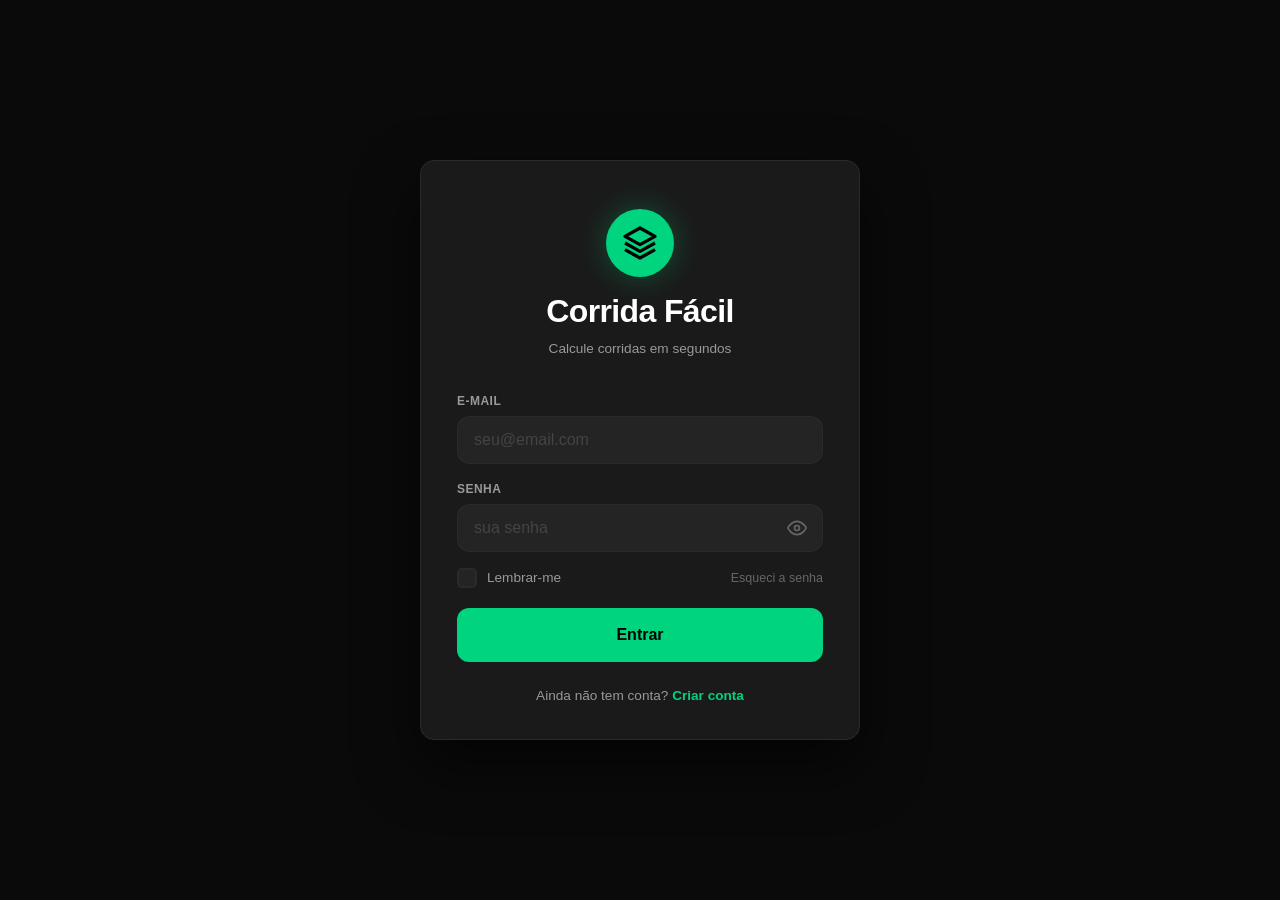
<file: index.html>
<!DOCTYPE html>
<html lang="pt-BR">
<head>
  <meta charset="UTF-8" />
  <meta name="viewport" content="width=device-width, initial-scale=1.0" />
  <title>Corrida Fácil — Login</title>
  <link rel="stylesheet" href="style.css" />
  <link rel="manifest" href="manifest.json" />
  <meta name="theme-color" content="#00d47e" />
  <meta name="apple-mobile-web-app-capable" content="yes" />
  <meta name="apple-mobile-web-app-status-bar-style" content="black-translucent" />
  <meta name="apple-mobile-web-app-title" content="Corrida Fácil" />
  <link rel="apple-touch-icon" href="icons/icon-192x192.png" />
</head>
<body>
  <div class="container">
    <div class="login-card">

      <!-- LOGO -->
      <div class="logo-area">
        <div class="logo-icon">
          <svg width="40" height="40" viewBox="0 0 24 24" fill="none">
            <path d="M3 8L12 3L21 8L12 13L3 8Z" stroke="#000" stroke-width="2" stroke-linejoin="round"/>
            <path d="M3 16L12 21L21 16" stroke="#000" stroke-width="2" stroke-linejoin="round"/>
            <path d="M3 12L12 17L21 12" stroke="#000" stroke-width="2" stroke-linejoin="round"/>
          </svg>
        </div>
        <h1>Corrida Fácil</h1>
        <p class="subtitle">Calcule corridas em segundos</p>
      </div>

      <!-- === LOGIN === -->
      <form id="loginForm" novalidate>
        <div class="field-group">
          <label for="email">E-mail</label>
          <input type="email" id="email" placeholder="seu@email.com" autocomplete="email" required />
        </div>
        <div class="field-group">
          <label for="senha">Senha</label>
          <div class="password-wrapper">
            <input type="password" id="senha" placeholder="sua senha" autocomplete="current-password" required />
            <button type="button" id="toggleLoginEye" class="toggle-senha" aria-label="Mostrar senha" tabindex="-1">
              <svg width="20" height="20" viewBox="0 0 24 24" fill="none" stroke="currentColor" stroke-width="2" stroke-linecap="round">
                <path d="M1 12s4-8 11-8 11 8 11 8-4 8-11 8-11-8-11-8z"/>
                <circle cx="12" cy="12" r="3"/>
              </svg>
            </button>
          </div>
        </div>
        <div class="field-row">
          <label class="checkbox-label">
            <input type="checkbox" id="lembrar" />
            <span class="checkmark"></span>
            Lembrar-me
          </label>
          <a href="#" class="link-esqueci">Esqueci a senha</a>
        </div>
        <button type="submit" class="btn-primario" id="btnEntrar">
          <span class="btn-texto">Entrar</span>
          <span class="btn-spinner" style="display:none;"></span>
        </button>
        <p class="erro-msg" id="erroMsg" role="alert"></p>
      </form>

      <!-- === REGISTRO === -->
      <form id="registerForm" novalidate style="display:none;">
        <div class="register-title">
          <h2>Criar conta</h2>
          <p>Preencha os dados para se cadastrar.</p>
        </div>
        <div class="field-group">
          <label for="regNome">Nome completo</label>
          <input type="text" id="regNome" placeholder="Seu nome completo" required />
        </div>
        <div class="field-group">
          <label for="regEmail">E-mail</label>
          <input type="email" id="regEmail" placeholder="seu@email.com" required />
        </div>
        <div class="field-group">
          <label for="regSenha">Senha</label>
          <div class="password-wrapper">
            <input type="password" id="regSenha" placeholder="mínimo 4 caracteres" required />
            <button type="button" id="toggleRegEye" class="toggle-senha" aria-label="Mostrar senha" tabindex="-1">
              <svg width="20" height="20" viewBox="0 0 24 24" fill="none" stroke="currentColor" stroke-width="2" stroke-linecap="round">
                <path d="M1 12s4-8 11-8 11 8 11 8-4 8-11 8-11-8-11-8z"/>
                <circle cx="12" cy="12" r="3"/>
              </svg>
            </button>
          </div>
        </div>
        <div class="field-group">
          <label for="regConfirma">Confirmar senha</label>
          <input type="password" id="regConfirma" placeholder="repita a senha" required />
        </div>
        <button type="submit" class="btn-primario" id="btnRegistrar">
          <span class="btn-texto">Criar conta</span>
          <span class="btn-spinner" style="display:none;"></span>
        </button>
        <p class="erro-msg" id="regErroMsg" role="alert"></p>
        <p class="sucesso-msg" id="regSucessoMsg" style="display:none;" role="alert"></p>
      </form>

      <!-- FOOTER -->
      <p class="footer-link" id="loginFooter">
        Ainda não tem conta? <a href="#" id="linkCriarConta">Criar conta</a>
      </p>
      <p class="footer-link" id="registerFooter" style="display:none;">
        Já tem conta? <a href="#" id="linkFazerLogin">Fazer login</a>
      </p>

    </div>
  </div>

  <script src="app.js"></script>
  <script>
    (function () {
      var app = CalcUberApp;

      // === LOGIN ===
      var loginForm     = document.getElementById('loginForm');
      var inpEmail      = document.getElementById('email');
      var inpSenha      = document.getElementById('senha');
      var chkLembrar    = document.getElementById('lembrar');
      var erroMsg       = document.getElementById('erroMsg');
      var btnEntrar     = document.getElementById('btnEntrar');
      var btnTextLogin  = btnEntrar.querySelector('.btn-texto');
      var btnSpinLogin  = btnEntrar.querySelector('.btn-spinner');
      var eyeLogin      = document.getElementById('toggleLoginEye');

      // === REGISTRO ===
      var registerForm  = document.getElementById('registerForm');
      var inpNome       = document.getElementById('regNome');
      var inpRegEmail   = document.getElementById('regEmail');
      var inpRegSenha   = document.getElementById('regSenha');
      var inpConfirma   = document.getElementById('regConfirma');
      var regErroMsg    = document.getElementById('regErroMsg');
      var regSucessoMsg = document.getElementById('regSucessoMsg');
      var btnRegistrar  = document.getElementById('btnRegistrar');
      var btnTextReg    = btnRegistrar.querySelector('.btn-texto');
      var btnSpinReg    = btnRegistrar.querySelector('.btn-spinner');
      var eyeReg        = document.getElementById('toggleRegEye');

      var loginFooter    = document.getElementById('loginFooter');
      var registerFooter = document.getElementById('registerFooter');

      // === LEMBRAR-ME ===
      (function () {
        var saved = localStorage.getItem(app.CONFIG.STORAGE_EMAIL);
        var check = localStorage.getItem(app.CONFIG.STORAGE_LEMBRAR);
        if (saved) { inpEmail.value = saved; chkLembrar.checked = check === 'true'; }
      })();

      function salvarLembrar(email) {
        if (chkLembrar.checked) {
          localStorage.setItem(app.CONFIG.STORAGE_EMAIL, email);
          localStorage.setItem(app.CONFIG.STORAGE_LEMBRAR, 'true');
        } else {
          localStorage.removeItem(app.CONFIG.STORAGE_EMAIL);
          localStorage.removeItem(app.CONFIG.STORAGE_LEMBRAR);
        }
      }

      // === TOGGLE ===
      function limparMsgs() {
        app.Ui.limparErro(erroMsg);
        app.Ui.limparErro(regErroMsg);
        regSucessoMsg.style.display = 'none';
      }

      function mostrarLogin() {
        loginForm.style.display     = 'flex';
        registerForm.style.display  = 'none';
        loginFooter.style.display   = 'block';
        registerFooter.style.display = 'none';
        limparMsgs();
      }

      function mostrarRegistro() {
        loginForm.style.display     = 'none';
        registerForm.style.display  = 'flex';
        loginFooter.style.display   = 'none';
        registerFooter.style.display = 'block';
        limparMsgs();
      }

      document.getElementById('linkCriarConta').addEventListener('click', function (e) {
        e.preventDefault();
        mostrarRegistro();
      });

      document.getElementById('linkFazerLogin').addEventListener('click', function (e) {
        e.preventDefault();
        mostrarLogin();
      });

      // === OLHO (mostrar/ocultar senha) ===
      function toggleSenha(input, btn) {
        var t = input.getAttribute('type') === 'password' ? 'text' : 'password';
        input.setAttribute('type', t);
        btn.classList.toggle('visible');
      }

      eyeLogin.addEventListener('click', function () { toggleSenha(inpSenha, eyeLogin); });
      eyeReg.addEventListener('click', function () { toggleSenha(inpRegSenha, eyeReg); });

      // === SUBMIT LOGIN ===
      loginForm.addEventListener('submit', function (e) {
        e.preventDefault();
        app.Ui.limparErro(erroMsg);
        var email = inpEmail.value.trim();
        var senha = inpSenha.value;
        if (!email) { app.Ui.exibirErro(erroMsg, 'Informe seu e-mail.'); inpEmail.focus(); return; }
        if (!senha) { app.Ui.exibirErro(erroMsg, 'Informe sua senha.'); inpSenha.focus(); return; }
        app.Ui.setLoading(btnEntrar, true, { textEl: btnTextLogin, spinnerEl: btnSpinLogin });
        app.Auth.login(email, senha, function (erro) {
          app.Ui.setLoading(btnEntrar, false, { textEl: btnTextLogin, spinnerEl: btnSpinLogin });
          if (erro) { app.Ui.exibirErro(erroMsg, erro.message); return; }
          salvarLembrar(email);
          window.location.href = app.CONFIG.DASHBOARD_URL;
        });
      });

      inpSenha.addEventListener('keydown', function (e) {
        if (e.key === 'Enter') loginForm.dispatchEvent(new Event('submit'));
      });

      // === SUBMIT REGISTRO ===
      registerForm.addEventListener('submit', function (e) {
        e.preventDefault();
        app.Ui.limparErro(regErroMsg);
        regSucessoMsg.style.display = 'none';
        var nome     = inpNome.value.trim();
        var email    = inpRegEmail.value.trim();
        var senha    = inpRegSenha.value;
        var confirma = inpConfirma.value;
        if (!nome)               { app.Ui.exibirErro(regErroMsg, 'Informe seu nome.');               inpNome.focus();    return; }
        if (!email)              { app.Ui.exibirErro(regErroMsg, 'Informe seu e-mail.');              inpRegEmail.focus(); return; }
        if (!senha)              { app.Ui.exibirErro(regErroMsg, 'Crie uma senha.');                  inpRegSenha.focus(); return; }
        if (senha.length < 4)    { app.Ui.exibirErro(regErroMsg, 'A senha deve ter ao menos 4 caracteres.'); inpRegSenha.focus(); return; }
        if (senha !== confirma)  { app.Ui.exibirErro(regErroMsg, 'As senhas não conferem.');          inpConfirma.focus(); return; }
        app.Ui.setLoading(btnRegistrar, true, { textEl: btnTextReg, spinnerEl: btnSpinReg });
        app.Api.registrar(nome, email, senha, function (erro) {
          app.Ui.setLoading(btnRegistrar, false, { textEl: btnTextReg, spinnerEl: btnSpinReg });
          if (erro) { app.Ui.exibirErro(regErroMsg, erro.message); return; }
          mostrarLogin();
          inpEmail.value = email;
          inpNome.value = inpRegEmail.value = inpRegSenha.value = inpConfirma.value = '';
          app.Ui.exibirErro(erroMsg, 'Conta criada com sucesso! Faça login.');
          erroMsg.style.color = 'var(--accent)';
          erroMsg.style.background = 'rgba(0,212,126,0.12)';
          erroMsg.style.borderColor = 'rgba(0,212,126,0.3)';
        });
      });

      // === SERVICE WORKER ===
      if ('serviceWorker' in navigator) {
        navigator.serviceWorker.register('sw.js').catch(function (e) {
          console.warn('SW registration failed:', e);
        });
      }
    })();
  </script>
</body>
</html>
</file>
<file: style.css>
/* ============================================================
   Corrida Fácil — style.css
   Tema escuro, inspirado no padrão Uber (black + #00d47e)
   Mobile-first, responsivo.
   ============================================================ */

*, *::before, *::after { margin:0; padding:0; box-sizing:border-box; }

:root {
  --bg:            #0a0a0a;
  --bg-card:       #1a1a1a;
  --bg-input:      #242424;
  --bg-input-focus:#2e2e2e;
  --bg-secondary:  #141414;
  --text:          #ffffff;
  --text-sec:      #999999;
  --text-muted:    #666666;
  --ph:            #444444;
  --accent:        #00d47e;
  --accent-hover:  #00b86b;
  --accent-glow:   rgba(0,212,126,0.3);
  --err-bg:        #2a1212;
  --err-text:      #ff5c5c;
  --err-border:    #3d1c1c;
  --border:        #2a2a2a;
  --radius:        14px;
  --input-r:       12px;
  --t:             0.25s cubic-bezier(0.4,0,0.2,1);
  --font:          -apple-system,BlinkMacSystemFont,'Segoe UI',Roboto,Oxygen,Ubuntu,Cantarell,sans-serif;
}

html { font-size:16px; -webkit-text-size-adjust:100%; }

body {
  font-family:var(--font);
  background:var(--bg);
  color:var(--text);
  min-height:100vh; min-height:100dvh;
  line-height:1.5;
}

/* ============================================================
   LOGIN
   ============================================================ */

body:not(.page-main) {
  display:flex; align-items:center; justify-content:center;
}

.container {
  width:100%; padding:16px;
  display:flex; align-items:center; justify-content:center;
  min-height:100vh; min-height:100dvh;
}

.login-card {
  background:var(--bg-card);
  border:1px solid var(--border);
  border-radius:var(--radius);
  padding:40px 28px 28px;
  width:100%; max-width:440px;
  box-shadow:0 25px 60px rgba(0,0,0,.6);
  animation:fadeUp .5s ease-out;
}

@keyframes fadeUp {
  from{opacity:0;transform:translateY(24px)}
  to{opacity:1;transform:translateY(0)}
}

.logo-area { text-align:center; margin-bottom:32px; }

.logo-icon {
  display:inline-flex; align-items:center; justify-content:center;
  width:60px; height:60px; border-radius:50%;
  background:var(--accent); margin-bottom:10px;
  box-shadow:0 0 30px var(--accent-glow);
}

.logo-area h1 { font-size:1.625rem; font-weight:700; letter-spacing:-.02em; }

.subtitle { font-size:.85rem; color:var(--text-sec); margin-top:4px; }

/* --- Form --- */

#loginForm, #registerForm, #calcForm { display:flex; flex-direction:column; gap:16px; }

.field-group { display:flex; flex-direction:column; gap:6px; }

.field-group label {
  font-size:.75rem; font-weight:600; color:var(--text-sec);
  text-transform:uppercase; letter-spacing:.04em;
}

.field-group input {
  width:100%; padding:14px 16px;
  background:var(--bg-input); border:1.5px solid var(--border);
  border-radius:var(--input-r); color:var(--text);
  font-size:1rem; font-family:inherit; outline:none;
  transition:border-color var(--t), box-shadow var(--t), background var(--t);
  -webkit-appearance:none;
}

.field-group input::placeholder { color:var(--ph); }

.field-group input:focus {
  border-color:var(--accent); background:var(--bg-input-focus);
  box-shadow:0 0 0 3px var(--accent-glow);
}

/* ---- Senha ---- */

.password-wrapper { position:relative; display:flex; align-items:center; }
.password-wrapper input { padding-right:46px; }

.toggle-senha {
  position:absolute; right:10px; top:50%; transform:translateY(-50%);
  background:none; border:none; color:var(--text-muted);
  cursor:pointer; padding:6px; border-radius:8px;
  display:flex; transition:color var(--t);
}
.toggle-senha:hover { color:var(--text-sec); background:rgba(255,255,255,.05); }
.toggle-senha.visible { color:var(--accent); }

/* ---- Lembrar-me ---- */

.field-row { display:flex; align-items:center; justify-content:space-between; flex-wrap:wrap; gap:8px; }

.checkbox-label {
  display:inline-flex; align-items:center; gap:10px;
  font-size:.85rem; color:var(--text-sec);
  cursor:pointer; user-select:none; position:relative;
}
.checkbox-label input { position:absolute; opacity:0; width:0; height:0; pointer-events:none; }

.checkmark {
  display:inline-flex; align-items:center; justify-content:center;
  width:20px; height:20px; border:2px solid var(--border);
  border-radius:5px; background:var(--bg-input);
  transition:all var(--t); flex-shrink:0;
}
.checkbox-label:hover .checkmark { border-color:var(--text-muted); }
.checkbox-label input:checked + .checkmark { background:var(--accent); border-color:var(--accent); }
.checkbox-label input:checked + .checkmark::after {
  content:''; display:block; width:5px; height:9px;
  border:solid #000; border-width:0 2px 2px 0; transform:rotate(45deg) translateY(-1px);
}

.link-esqueci { font-size:.78rem; color:var(--text-muted); text-decoration:none; transition:color var(--t); }
.link-esqueci:hover { color:var(--accent); }

/* ---- Botão primário ---- */

.btn-primario, .btn-calcular {
  position:relative; width:100%; padding:16px 24px;
  background:var(--accent); color:#000;
  font-size:1rem; font-weight:700; font-family:inherit;
  border:none; border-radius:var(--input-r); cursor:pointer;
  display:flex; align-items:center; justify-content:center;
  min-height:54px; margin-top:4px;
  transition:background var(--t), transform var(--t), box-shadow var(--t);
}
.btn-primario:hover:not(:disabled), .btn-calcular:hover:not(:disabled) {
  background:var(--accent-hover); transform:translateY(-1px);
  box-shadow:0 8px 24px var(--accent-glow);
}
.btn-primario:disabled, .btn-calcular:disabled { opacity:.5; cursor:not-allowed; }
.btn-primario.loading .btn-texto { display:none; }
.btn-primario.loading .btn-spinner { display:inline-block !important; }

.btn-spinner {
  width:22px; height:22px;
  border:3px solid rgba(0,0,0,.15);
  border-top-color:#000;
  border-radius:50%;
  animation:spin .7s linear infinite;
}
@keyframes spin { to{transform:rotate(360deg)} }

/* ---- Erro ---- */

.erro-msg {
  display:none; background:var(--err-bg); border:1px solid var(--err-border);
  border-radius:10px; padding:12px 16px; color:var(--err-text);
  font-size:.85rem; text-align:center; animation:shake .35s ease-out;
}
@keyframes shake {
  0%,100%{transform:translateX(0)}
  20%{transform:translateX(-6px)}
  40%{transform:translateX(6px)}
  60%{transform:translateX(-4px)}
  80%{transform:translateX(4px)}
}

/* ---- Título do registro ---- */

.register-title { text-align:center; margin-bottom:16px; }
.register-title h2 { font-size:1.25rem; font-weight:700; }
.register-title p { font-size:.8rem; color:var(--text-sec); margin-top:2px; }

/* ---- Mensagem de sucesso ---- */

.sucesso-msg {
  display:none; background:rgba(0,212,126,0.1); border:1px solid rgba(0,212,126,0.25);
  border-radius:10px; padding:12px 16px; color:var(--accent);
  font-size:.85rem; text-align:center; font-weight:600;
}

.footer-link { text-align:center; margin-top:24px; font-size:.85rem; color:var(--text-sec); }
.footer-link a { color:var(--accent); text-decoration:none; font-weight:600; transition:color var(--t); }
.footer-link a:hover { color:var(--accent-hover); text-decoration:underline; }

/* ============================================================
   TELA PRINCIPAL
   ============================================================ */

body.page-main {
  display:flex; flex-direction:column; align-items:stretch;
  min-height:100vh; min-height:100dvh; padding-top:64px;
}

/* ---- Topbar ---- */

.topbar {
  position:fixed; top:0; left:0; right:0; z-index:100;
  background:rgba(10,10,10,.93);
  backdrop-filter:blur(14px); -webkit-backdrop-filter:blur(14px);
  border-bottom:1px solid var(--border);
}

.topbar-inner {
  max-width:800px; margin:0 auto;
  padding:12px 20px;
  display:flex; align-items:center; justify-content:space-between;
}

.topbar-brand { display:flex; align-items:center; gap:10px; }
.brand-icon {
  width:34px; height:34px; border-radius:50%;
  background:var(--accent); color:#000;
  display:flex; align-items:center; justify-content:center;
}
.brand-name { font-size:1.125rem; font-weight:700; }

.topbar-right { display:flex; align-items:center; gap:12px; }

.topbar-user { font-size:.8rem; color:var(--text-sec); }

.btn-logout {
  display:flex; align-items:center; gap:6px;
  background:transparent; border:1.5px solid var(--border);
  border-radius:10px; padding:7px 14px;
  color:var(--text-sec); font-size:.8rem;
  font-family:inherit; font-weight:600; cursor:pointer;
  transition:all var(--t);
}
.btn-logout:hover { background:rgba(255,255,255,.06); color:var(--text); border-color:var(--text-muted); }

/* ---- Hero ---- */

.main-content { width:100%; max-width:800px; margin:0 auto; padding:24px 20px 60px; flex:1; }

.hero { text-align:center; margin-bottom:28px; }
.hero-title { font-size:1.5rem; font-weight:700; letter-spacing:-.02em; }
.hero-desc { font-size:.9rem; color:var(--text-sec); margin-top:4px; }

/* ---- Card ---- */

.card-form {
  background:var(--bg-card); border:1px solid var(--border);
  border-radius:var(--radius); padding:24px 20px 20px;
  box-shadow:0 20px 50px rgba(0,0,0,.5); animation:fadeUp .5s ease-out;
}

/* ---- Input com ícone ---- */

.input-icon-wrap { position:relative; display:flex; align-items:center; }

.input-icon-wrap .input-icon {
  position:absolute; left:14px; color:var(--text-muted);
  font-size:.9rem; pointer-events:none; z-index:1;
  transition:color var(--t);
}

.input-icon-wrap input {
  padding-left:42px; width:100%;
  padding:14px 16px 14px 42px;
  background:var(--bg-input); border:1.5px solid var(--border);
  border-radius:var(--input-r); color:var(--text);
  font-size:1rem; font-family:inherit; outline:none;
  transition:border-color var(--t), box-shadow var(--t), background var(--t);
  -webkit-appearance:none;
}
.input-icon-wrap input::placeholder { color:var(--ph); }
.input-icon-wrap input:focus {
  border-color:var(--accent); background:var(--bg-input-focus);
  box-shadow:0 0 0 3px var(--accent-glow);
}
.input-icon-wrap:focus-within .input-icon { color:var(--accent); }

.field-hint { font-size:.7rem; color:var(--text-muted); margin-top:2px; padding-left:2px; }

.field-row-split { display:grid; grid-template-columns:1fr 1fr; gap:12px; }

/* ---- Botão Calcular ---- */

.btn-calcular {
  background:linear-gradient(135deg,var(--accent),#00b86b);
  font-size:1.05rem; font-weight:800; letter-spacing:.02em;
  min-height:58px; text-transform:uppercase;
}
.btn-calcular:hover:not(:disabled) {
  background:linear-gradient(135deg,#00e88a,var(--accent-hover));
  transform:translateY(-2px);
  box-shadow:0 10px 30px var(--accent-glow);
}
.btn-calcular i { margin-right:8px; }

.btn-calcular.loading .btn-calcular-text { display:none; }
.btn-calcular.loading .btn-calcular-spinner { display:inline-flex !important; align-items:center; gap:8px; }

/* ============================================================
   RESULTADO
   ============================================================ */

.card-resultado {
  background:var(--bg-card); border:1px solid var(--border);
  border-radius:var(--radius); padding:24px 20px;
  box-shadow:0 20px 50px rgba(0,0,0,.5); animation:fadeUp .45s ease-out;
}

.resultado-header {
  display:flex; align-items:center; gap:10px;
  font-size:.95rem; font-weight:700; color:var(--accent); margin-bottom:18px;
}
.resultado-header i { font-size:1.25rem; }

/* ---- Rota visual ---- */

.resultado-rotas {
  display:flex; flex-direction:column; gap:4px;
  margin-bottom:18px; padding:12px 14px;
  background:var(--bg-secondary); border-radius:12px;
}

.rota-ponto { display:flex; align-items:center; gap:12px; }

.rota-marker {
  width:12px; height:12px; border-radius:50%; flex-shrink:0; border:3px solid;
}
.origem-marker { border-color:var(--accent); background:transparent; }
.destino-marker { background:var(--accent); border-color:var(--accent); }

.rota-linha { width:2px; height:22px; background:var(--text-muted); margin-left:5px; }

.rota-endereco { font-size:.85rem; color:var(--text); font-weight:500; word-break:break-word; line-height:1.3; }

/* ---- Grade ---- */

.resultado-grade { display:grid; grid-template-columns:1fr 1fr; gap:10px; margin-bottom:18px; }

.grade-item {
  background:var(--bg-secondary); border-radius:10px;
  padding:12px 14px; display:flex; flex-direction:column; gap:4px;
}
.grade-destaque { border:1px solid rgba(0,212,126,.12); }

.grade-label {
  font-size:.65rem; color:var(--text-muted);
  text-transform:uppercase; letter-spacing:.04em; font-weight:600;
}
.grade-valor { font-size:1rem; font-weight:700; color:var(--text); }
.grade-destaque .grade-valor { color:var(--accent); }

/* ---- Detalhes ---- */

.resultado-detalhes {
  background:var(--bg-secondary); border-radius:10px;
  padding:10px 14px; margin-bottom:18px;
}

.detalhe-linha {
  display:flex; align-items:center; justify-content:space-between;
  padding:7px 0;
}
.detalhe-linha + .detalhe-linha { border-top:1px solid var(--border); }

.detalhe-label { font-size:.78rem; color:var(--text-sec); }
.detalhe-valor { font-size:.85rem; color:var(--text); font-weight:600; }
.detalhe-subtotal .detalhe-label { font-size:.72rem; color:var(--text-muted); font-style:italic; }
.detalhe-subtotal .detalhe-valor { color:var(--text-sec); }

/* ---- Total ---- */

.resultado-total {
  display:flex; align-items:center; justify-content:space-between;
  padding:16px 0; border-top:1.5px solid var(--border);
  border-bottom:1.5px solid var(--border); margin-bottom:18px;
}

.total-label {
  display:flex; align-items:center; gap:8px;
  font-size:.9rem; color:var(--text-sec); font-weight:600;
}
.total-label i { color:var(--accent); }

.total-valor {
  font-size:1.6rem; font-weight:800;
  color:var(--accent); letter-spacing:-.01em;
}

/* ---- Mapa ---- */

.resultado-mapa { margin-bottom:18px; }

.mapa-wrapper {
  width:100%; border-radius:10px; overflow:hidden;
  border:1px solid var(--border); background:var(--bg-secondary);
}

.mapa-iframe { display:block; width:100%; height:180px; border:none; }

.mapa-aviso { text-align:center; font-size:.65rem; color:var(--text-muted); margin-top:5px; }

/* ---- Botões mapa + waze ---- */

.resultado-acoes { display:flex; flex-direction:column; gap:10px; margin-bottom:18px; }

.btn-rota {
  display:flex; align-items:center; gap:12px;
  padding:12px 16px; border-radius:var(--input-r);
  text-decoration:none; transition:all var(--t);
}
.btn-rota > .fa-external-link-alt { margin-left:auto; font-size:.75rem; opacity:.4; transition:opacity var(--t); }
.btn-rota:hover > .fa-external-link-alt { opacity:1; }

.btn-gmaps {
  background:#163126; border:1px solid #234a35; color:#fff;
}
.btn-gmaps i.fa-google { font-size:1.4rem; color:#4285f4; }
.btn-gmaps:hover { background:#1b3d2b; border-color:var(--accent); transform:translateY(-1px); box-shadow:0 6px 20px rgba(0,212,126,.12); }

.btn-waze {
  background:#152836; border:1px solid #1f3a4a; color:#fff;
}
.btn-waze i.fa-waze { font-size:1.4rem; color:#33ccff; }
.btn-waze:hover { background:#1a3040; border-color:#33ccff; transform:translateY(-1px); box-shadow:0 6px 20px rgba(51,204,255,.12); }

.btn-rota-texto { display:flex; flex-direction:column; gap:2px; }
.btn-rota-titulo { font-size:.9rem; font-weight:700; line-height:1.2; }
.btn-rota-sub { font-size:.72rem; color:var(--text-muted); }

/* ---- Nova corrida ---- */

.btn-nova {
  width:100%; padding:13px 20px;
  background:transparent; border:1.5px solid var(--border);
  border-radius:var(--input-r); color:var(--text-sec);
  font-size:.9rem; font-weight:600; font-family:inherit;
  cursor:pointer; transition:all var(--t);
  display:flex; align-items:center; justify-content:center; gap:8px;
}
.btn-nova:hover { background:rgba(255,255,255,.04); border-color:var(--text-muted); color:var(--text); }

/* ---- Footer ---- */

.rodape { text-align:center; padding:18px; font-size:.75rem; color:var(--text-muted); border-top:1px solid var(--border); }

/* ============================================================
   RESPONSIVO
   ============================================================ */

@media(min-width:480px) {
  .container { padding:24px; }
  .login-card { padding:48px 36px 32px; }
  .main-content { padding:32px 24px 80px; }
  .card-form { padding:28px 28px 24px; }
  .card-resultado { padding:28px; }
  .mapa-iframe { height:220px; }
  .hero-title { font-size:1.75rem; }
}

@media(min-width:768px) {
  body.page-main{ padding-top:72px; }
  .topbar-inner { padding:14px 32px; }
  .main-content { padding:40px 32px 100px; }
  .hero { margin-bottom:36px; }
  .hero-title { font-size:2rem; }
  .hero-desc { font-size:.95rem; }
  .card-form { padding:36px 36px 28px; }
  .card-resultado { padding:36px; }
  .input-icon-wrap input { padding:16px 18px 16px 46px; font-size:1.05rem; }
  .btn-calcular { font-size:1.1rem; min-height:62px; }
  .logo-icon { width:68px; height:68px; }
  .logo-area h1 { font-size:2rem; }

  .resultado-rotas { padding:14px 18px; }
  .resultado-grade { gap:12px; }
  .grade-item { padding:14px 16px; }
  .grade-valor { font-size:1.125rem; }
  .resultado-detalhes { padding:12px 16px; }
  .mapa-iframe { height:260px; }
  .resultado-acoes { flex-direction:row; gap:12px; }
  .btn-rota { flex:1; }
  .total-valor { font-size:2rem; }
}

@media(min-width:1200px) {
  .main-content { padding:48px 32px 120px; }
  .mapa-iframe { height:300px; }
}

/* ---- Acessibilidade ---- */

:focus-visible { outline:2px solid var(--accent); outline-offset:2px; }

@media(prefers-reduced-motion:reduce) {
  *,*::before,*::after{animation-duration:.01ms!important;transition-duration:.01ms!important}
}

/* ============================================================
   CONTRIBUIR / PIX
   ============================================================ */

.card-contribuir {
  max-width:560px; margin:32px auto 0; padding:24px;
  background:var(--card-bg); border:1px solid var(--border);
  border-radius:16px; text-align:center;
}

.contribuir-header {
  display:flex; align-items:center; justify-content:center; gap:10px;
  margin-bottom:12px; font-size:1.1rem; font-weight:700; color:var(--accent);
}

.contribuir-header i { font-size:1.2rem; }

.contribuir-desc {
  font-size:.875rem; color:var(--text-sec); line-height:1.6;
  margin-bottom:20px;
}

.contribuir-pix {
  display:flex; flex-direction:column; align-items:center; gap:16px;
}

.contribuir-qrcode {
  width:140px; height:140px; border-radius:12px;
  background:#fff; padding:8px;
  box-shadow:0 2px 12px rgba(0,0,0,.3);
}

.pix-qr-img { width:100%; height:100%; display:block; }

.contribuir-chave { width:100%; max-width:340px; }

.chave-label {
  display:block; font-size:.75rem; color:var(--text-sec);
  text-transform:uppercase; letter-spacing:.05em; margin-bottom:6px;
}

.chave-wrapper {
  display:flex; align-items:center; gap:8px;
  background:rgba(255,255,255,.06);
  border:1px solid var(--border); border-radius:8px;
  padding:10px 12px;
}

.chave-texto {
  flex:1; font-family:'Courier New',monospace; font-size:.875rem;
  color:var(--text); word-break:break-all; user-select:all;
}

.btn-copiar {
  flex-shrink:0; width:36px; height:36px; border:none; border-radius:6px;
  background:var(--accent); color:#000; cursor:pointer;
  display:flex; align-items:center; justify-content:center;
  transition:opacity .2s;
}

.btn-copiar:hover { opacity:.85; }

.chave-copiado {
  display:inline-block; margin-top:8px; font-size:.8rem;
  color:var(--accent); font-weight:600;
}

@media(min-width:768px) {
  .card-contribuir { padding:32px; }
  .contribuir-pix { flex-direction:row; gap:24px; }
  .contribuir-chave { width:auto; flex:1; }
}
</file>
